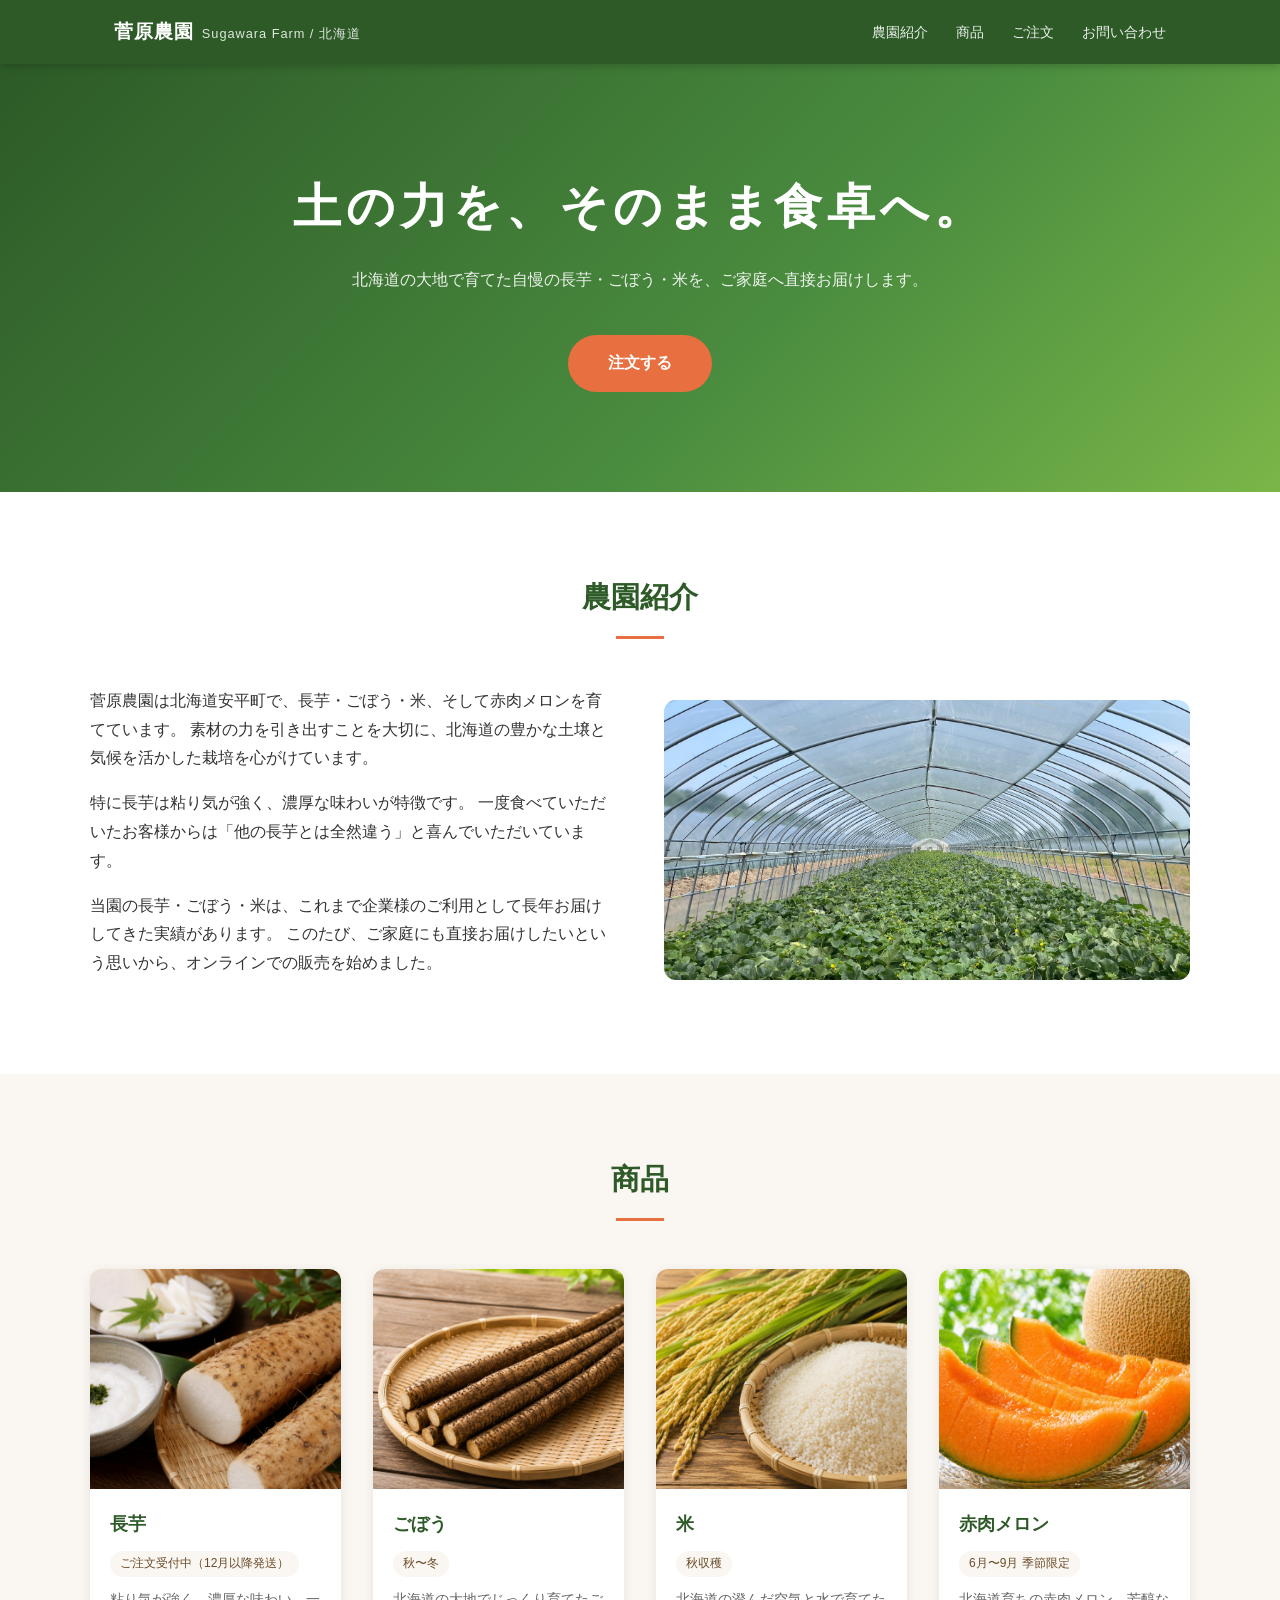
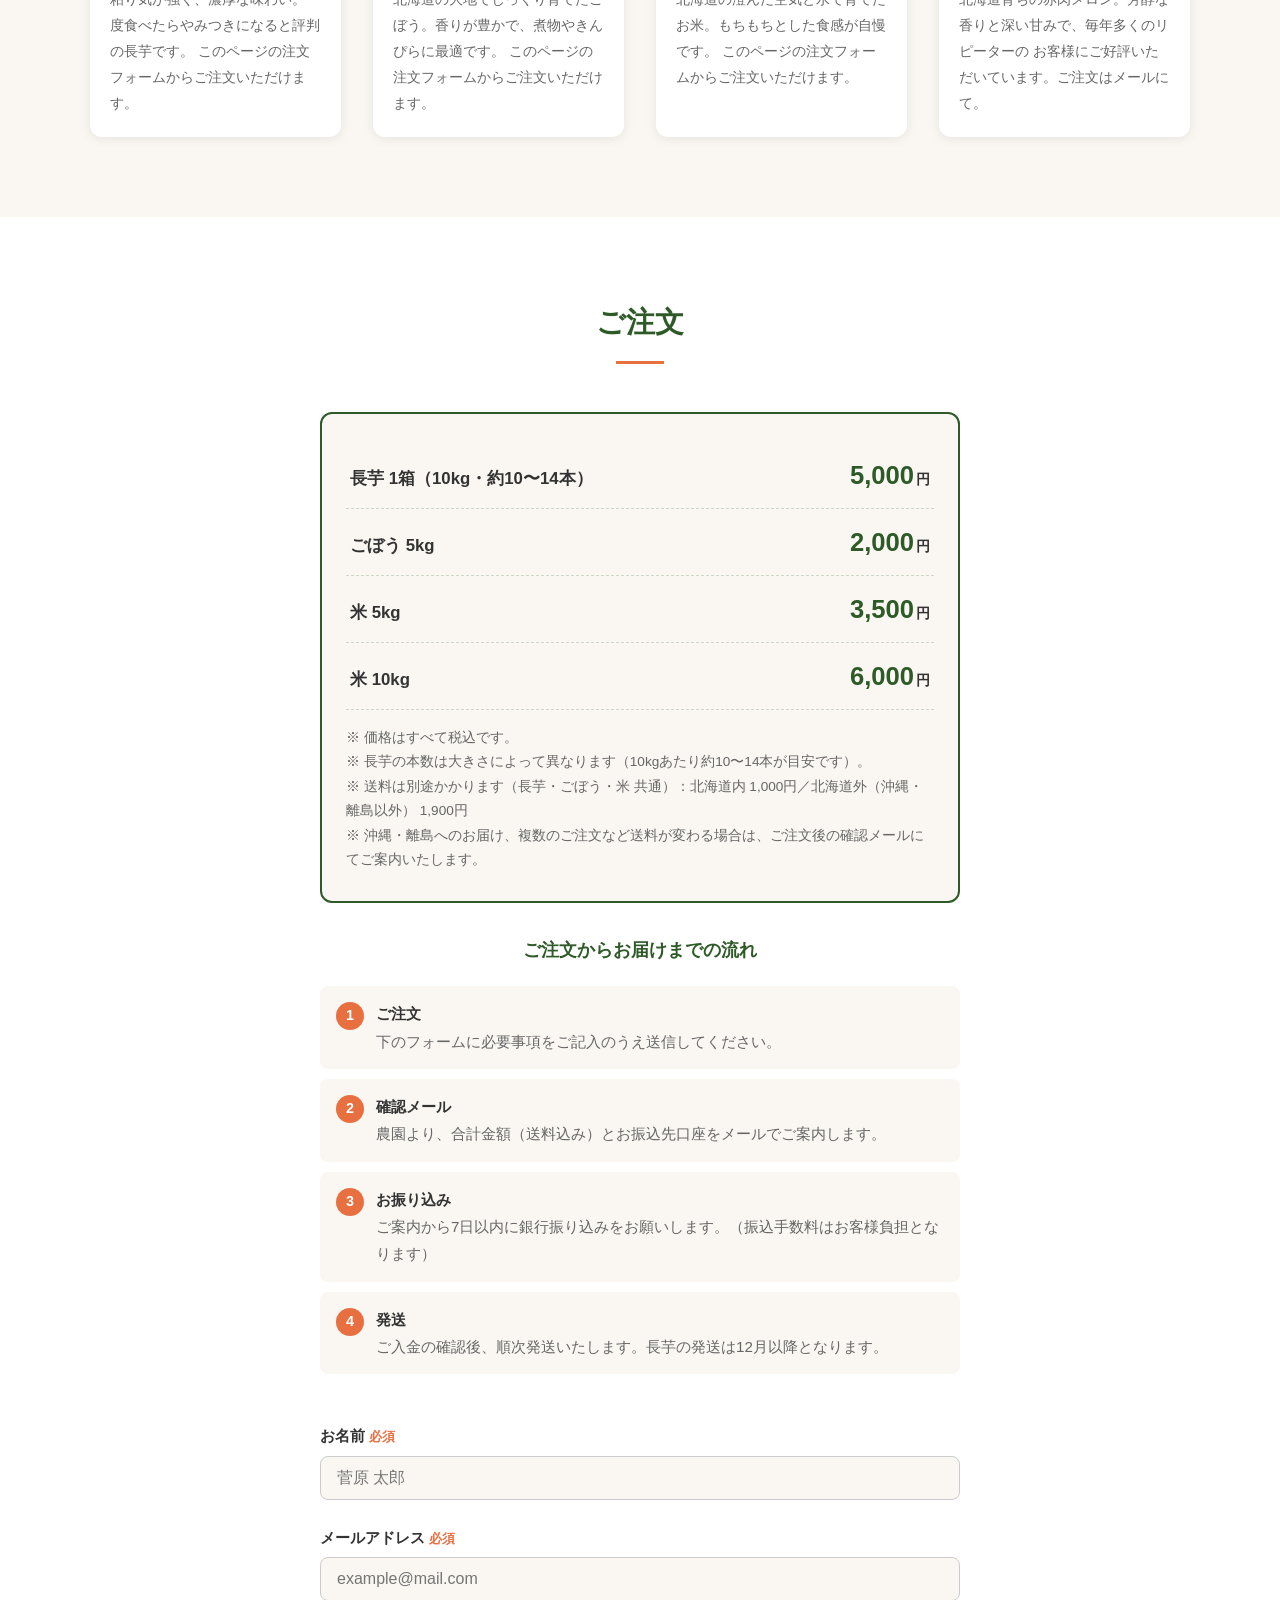
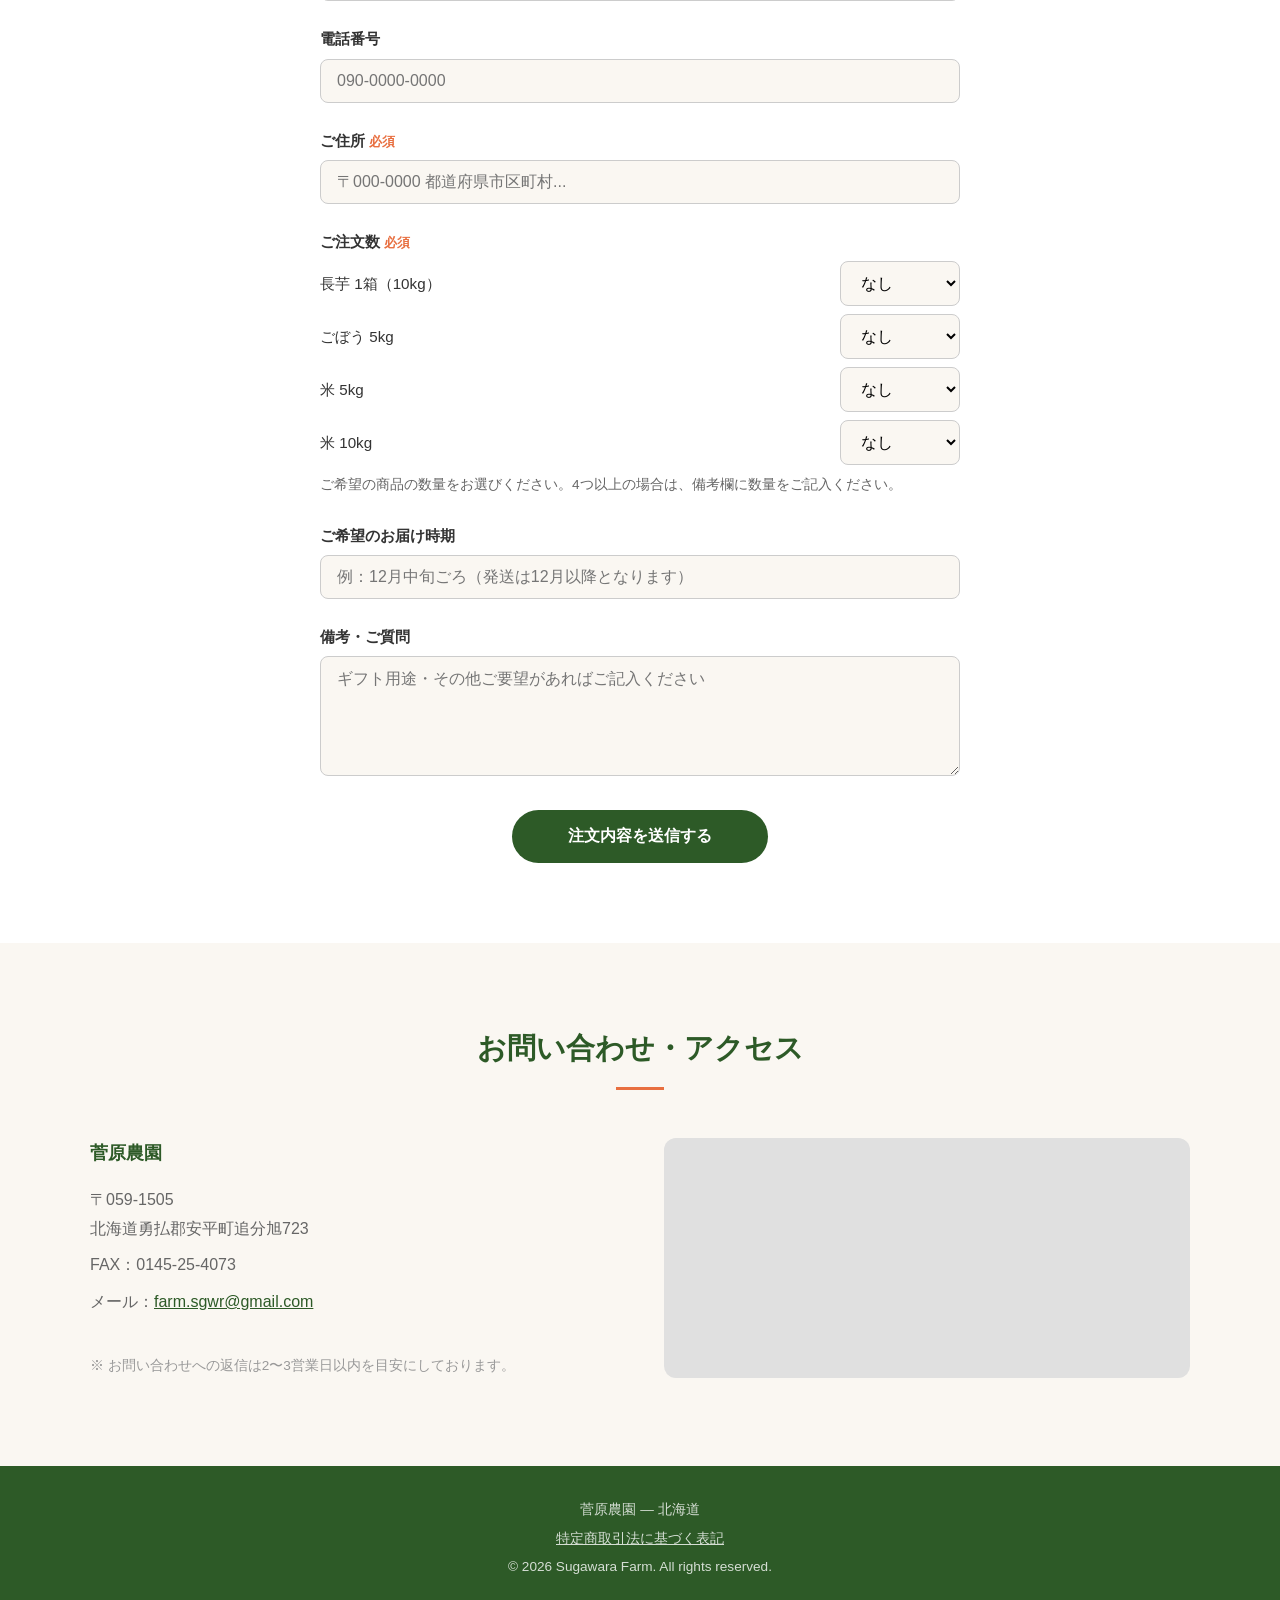
<file: index.html>
<!DOCTYPE html>
<html lang="ja">
<head>
  <meta charset="UTF-8">
  <meta name="viewport" content="width=device-width, initial-scale=1.0">
  <title>菅原農園 | 北海道安平町の長芋・ごぼう・米を産地直送</title>
  <meta name="description" content="北海道安平町の菅原農園。粘りの強い長芋、香り豊かなごぼう、お米を産地直送でお届けします。長芋・ごぼう・米はオンラインでご注文いただけます。季節限定の赤肉メロンも。">
  <link rel="stylesheet" href="css/style.css">
</head>
<body>

  <!-- ヘッダー -->
  <header>
    <div class="header-inner">
      <div class="logo">
        菅原農園<span>Sugawara Farm / 北海道</span>
      </div>
      <nav>
        <ul>
          <li><a href="#about">農園紹介</a></li>
          <li><a href="#products">商品</a></li>
          <li><a href="#order">ご注文</a></li>
          <li><a href="#contact">お問い合わせ</a></li>
        </ul>
      </nav>
    </div>
  </header>

  <!-- ヒーロー -->
  <section class="hero">
    <p class="hero-catchcopy">土の力を、そのまま食卓へ。</p>
    <p class="hero-sub">北海道の大地で育てた自慢の長芋・ごぼう・米を、ご家庭へ直接お届けします。</p>
    <a href="#order" class="hero-btn">注文する</a>
  </section>

  <!-- 農園紹介 -->
  <section id="about">
    <div class="section-inner">
      <h2 class="section-title">農園紹介</h2>
      <div class="about-grid">
        <div class="about-text">
          <p>
            菅原農園は北海道安平町で、長芋・ごぼう・米、そして赤肉メロンを育てています。
            素材の力を引き出すことを大切に、北海道の豊かな土壌と気候を活かした栽培を心がけています。
          </p>
          <p>
            特に長芋は粘り気が強く、濃厚な味わいが特徴です。
            一度食べていただいたお客様からは「他の長芋とは全然違う」と喜んでいただいています。
          </p>
          <p>
            当園の長芋・ごぼう・米は、これまで企業様のご利用として長年お届けしてきた実績があります。
            このたび、ご家庭にも直接お届けしたいという思いから、オンラインでの販売を始めました。
          </p>
        </div>
        <div class="about-img">
          <img src="images/farm.jpeg" alt="菅原農園のメロンハウス">
        </div>
      </div>
    </div>
  </section>

  <!-- 商品 -->
  <section id="products">
    <div class="section-inner">
      <h2 class="section-title">商品</h2>
      <div class="products-grid">

        <!-- 長芋 -->
        <div class="product-card">
          <div class="product-img nagaimo">
            <img src="images/nagaimo.png" alt="長芋">
          </div>
          <div class="product-body">
            <p class="product-name">長芋</p>
            <span class="product-season">ご注文受付中（12月以降発送）</span>
            <p class="product-desc">
              粘り気が強く、濃厚な味わい。一度食べたらやみつきになると評判の長芋です。
              このページの注文フォームからご注文いただけます。
            </p>
          </div>
        </div>

        <!-- ごぼう -->
        <div class="product-card">
          <div class="product-img gobo">
            <img src="images/gobou.png" alt="ごぼう">
          </div>
          <div class="product-body">
            <p class="product-name">ごぼう</p>
            <span class="product-season">秋〜冬</span>
            <p class="product-desc">
              北海道の大地でじっくり育てたごぼう。香りが豊かで、煮物やきんぴらに最適です。
              このページの注文フォームからご注文いただけます。
            </p>
          </div>
        </div>

        <!-- 米 -->
        <div class="product-card">
          <div class="product-img rice">
            <img src="images/kome.png" alt="米">
          </div>
          <div class="product-body">
            <p class="product-name">米</p>
            <span class="product-season">秋収穫</span>
            <p class="product-desc">
              北海道の澄んだ空気と水で育てたお米。もちもちとした食感が自慢です。
              このページの注文フォームからご注文いただけます。
            </p>
          </div>
        </div>

        <!-- メロン -->
        <div class="product-card">
          <div class="product-img melon">
            <img src="images/melon.png" alt="赤肉メロン">
          </div>
          <div class="product-body">
            <p class="product-name">赤肉メロン</p>
            <span class="product-season">6月〜9月 季節限定</span>
            <p class="product-desc">
              北海道育ちの赤肉メロン。芳醇な香りと深い甘みで、毎年多くのリピーターの
              お客様にご好評いただいています。ご注文はメールにて。
            </p>
          </div>
        </div>

      </div>
    </div>
  </section>

  <!-- 注文フォーム -->
  <section id="order">
    <div class="section-inner">
      <h2 class="section-title">ご注文</h2>

      <div class="price-box">
        <ul class="price-list">
          <li><span class="price-name">長芋 1箱（10kg・約10〜14本）</span><span class="price-amount">5,000<small>円</small></span></li>
          <li><span class="price-name">ごぼう 5kg</span><span class="price-amount">2,000<small>円</small></span></li>
          <li><span class="price-name">米 5kg</span><span class="price-amount">3,500<small>円</small></span></li>
          <li><span class="price-name">米 10kg</span><span class="price-amount">6,000<small>円</small></span></li>
        </ul>
        <p class="price-note">※ 価格はすべて税込です。<br>※ 長芋の本数は大きさによって異なります（10kgあたり約10〜14本が目安です）。<br>※ 送料は別途かかります（長芋・ごぼう・米 共通）：北海道内 1,000円／北海道外（沖縄・離島以外） 1,900円<br>※ 沖縄・離島へのお届け、複数のご注文など送料が変わる場合は、ご注文後の確認メールにてご案内いたします。</p>
      </div>

      <div class="order-flow">
        <h3>ご注文からお届けまでの流れ</h3>
        <ol>
          <li><strong>ご注文</strong><br>下のフォームに必要事項をご記入のうえ送信してください。</li>
          <li><strong>確認メール</strong><br>農園より、合計金額（送料込み）とお振込先口座をメールでご案内します。</li>
          <li><strong>お振り込み</strong><br>ご案内から7日以内に銀行振り込みをお願いします。（振込手数料はお客様負担となります）</li>
          <li><strong>発送</strong><br>ご入金の確認後、順次発送いたします。長芋の発送は12月以降となります。</li>
        </ol>
      </div>

      <!-- Formspree（無料）。送信内容は farm.sgwr@gmail.com に届きます -->
      <form class="order-form" action="https://formspree.io/f/mzdqyvvo" method="POST">

        <!-- 農園に届くメールの件名 -->
        <input type="hidden" name="_subject" value="【菅原農園】ご注文が届きました">

        <div class="form-group">
          <label>お名前<span class="required">必須</span></label>
          <input type="text" name="name" placeholder="菅原 太郎" required>
        </div>

        <div class="form-group">
          <label>メールアドレス<span class="required">必須</span></label>
          <input type="email" name="email" placeholder="example@mail.com" required>
        </div>

        <div class="form-group">
          <label>電話番号</label>
          <input type="tel" name="phone" placeholder="090-0000-0000">
        </div>

        <div class="form-group">
          <label>ご住所<span class="required">必須</span></label>
          <input type="text" name="address" placeholder="〒000-0000 都道府県市区町村..." required>
        </div>

        <div class="form-group">
          <label>ご注文数<span class="required">必須</span></label>
          <div class="qty-list">
            <div class="qty-row">
              <label for="qty-nagaimo">長芋 1箱（10kg）</label>
              <select id="qty-nagaimo" name="長芋 1箱（10kg）" class="qty-select">
              <option value="なし">なし</option>
              <option value="1箱">1箱</option>
              <option value="2箱">2箱</option>
              <option value="3箱">3箱</option>
              </select>
            </div>
            <div class="qty-row">
              <label for="qty-gobo">ごぼう 5kg</label>
              <select id="qty-gobo" name="ごぼう 5kg" class="qty-select">
              <option value="なし">なし</option>
              <option value="1つ">1つ</option>
              <option value="2つ">2つ</option>
              <option value="3つ">3つ</option>
              </select>
            </div>
            <div class="qty-row">
              <label for="qty-kome5">米 5kg</label>
              <select id="qty-kome5" name="米 5kg" class="qty-select">
              <option value="なし">なし</option>
              <option value="1つ">1つ</option>
              <option value="2つ">2つ</option>
              <option value="3つ">3つ</option>
              </select>
            </div>
            <div class="qty-row">
              <label for="qty-kome10">米 10kg</label>
              <select id="qty-kome10" name="米 10kg" class="qty-select">
              <option value="なし">なし</option>
              <option value="1つ">1つ</option>
              <option value="2つ">2つ</option>
              <option value="3つ">3つ</option>
              </select>
            </div>
          </div>
          <p class="qty-hint">ご希望の商品の数量をお選びください。4つ以上の場合は、備考欄に数量をご記入ください。</p>
        </div>

        <div class="form-group">
          <label>ご希望のお届け時期</label>
          <input type="text" name="delivery" placeholder="例：12月中旬ごろ（発送は12月以降となります）">
        </div>

        <div class="form-group">
          <label>備考・ご質問</label>
          <textarea name="message" placeholder="ギフト用途・その他ご要望があればご記入ください"></textarea>
        </div>

        <div class="form-submit">
          <button type="submit" class="submit-btn">注文内容を送信する</button>
        </div>

      </form>
    </div>
  </section>

  <!-- お問い合わせ・アクセス -->
  <section id="contact">
    <div class="section-inner">
      <h2 class="section-title">お問い合わせ・アクセス</h2>
      <div class="contact-grid">
        <div class="contact-info">
          <h3>菅原農園</h3>
          <p>〒059-1505<br>北海道勇払郡安平町追分旭723</p>
          <p>FAX：0145-25-4073</p>
          <p>メール：<a href="mailto:farm.sgwr@gmail.com">farm.sgwr@gmail.com</a></p>
          <br>
          <p style="color: #999; font-size: 0.85rem;">
            ※ お問い合わせへの返信は2〜3営業日以内を目安にしております。
          </p>
        </div>
        <div class="map-placeholder">
          <iframe src="https://maps.google.com/maps?q=北海道勇払郡安平町追分旭723&output=embed" width="100%" height="240" style="border:0; border-radius:12px;" allowfullscreen="" loading="lazy"></iframe>
        </div>
      </div>
    </div>
  </section>

  <!-- フッター -->
  <footer>
    <p>菅原農園 — 北海道</p>
    <p><a href="tokushoho.html" style="text-decoration: underline;">特定商取引法に基づく表記</a></p>
    <p>&copy; 2026 Sugawara Farm. All rights reserved.</p>
  </footer>

  <script>
    // ご注文数がすべて「なし」のまま送信されないようにする
    (function () {
      var form = document.querySelector('.order-form');
      if (!form) return;
      var selects = form.querySelectorAll('.qty-select');
      function check() {
        var any = Array.prototype.some.call(selects, function (s) { return s.value !== 'なし'; });
        selects[0].setCustomValidity(any ? '' : 'ご注文の商品を1つ以上お選びください');
      }
      Array.prototype.forEach.call(selects, function (s) { s.addEventListener('change', check); });
      check();
    })();
  </script>
</body>
</html>
</file>
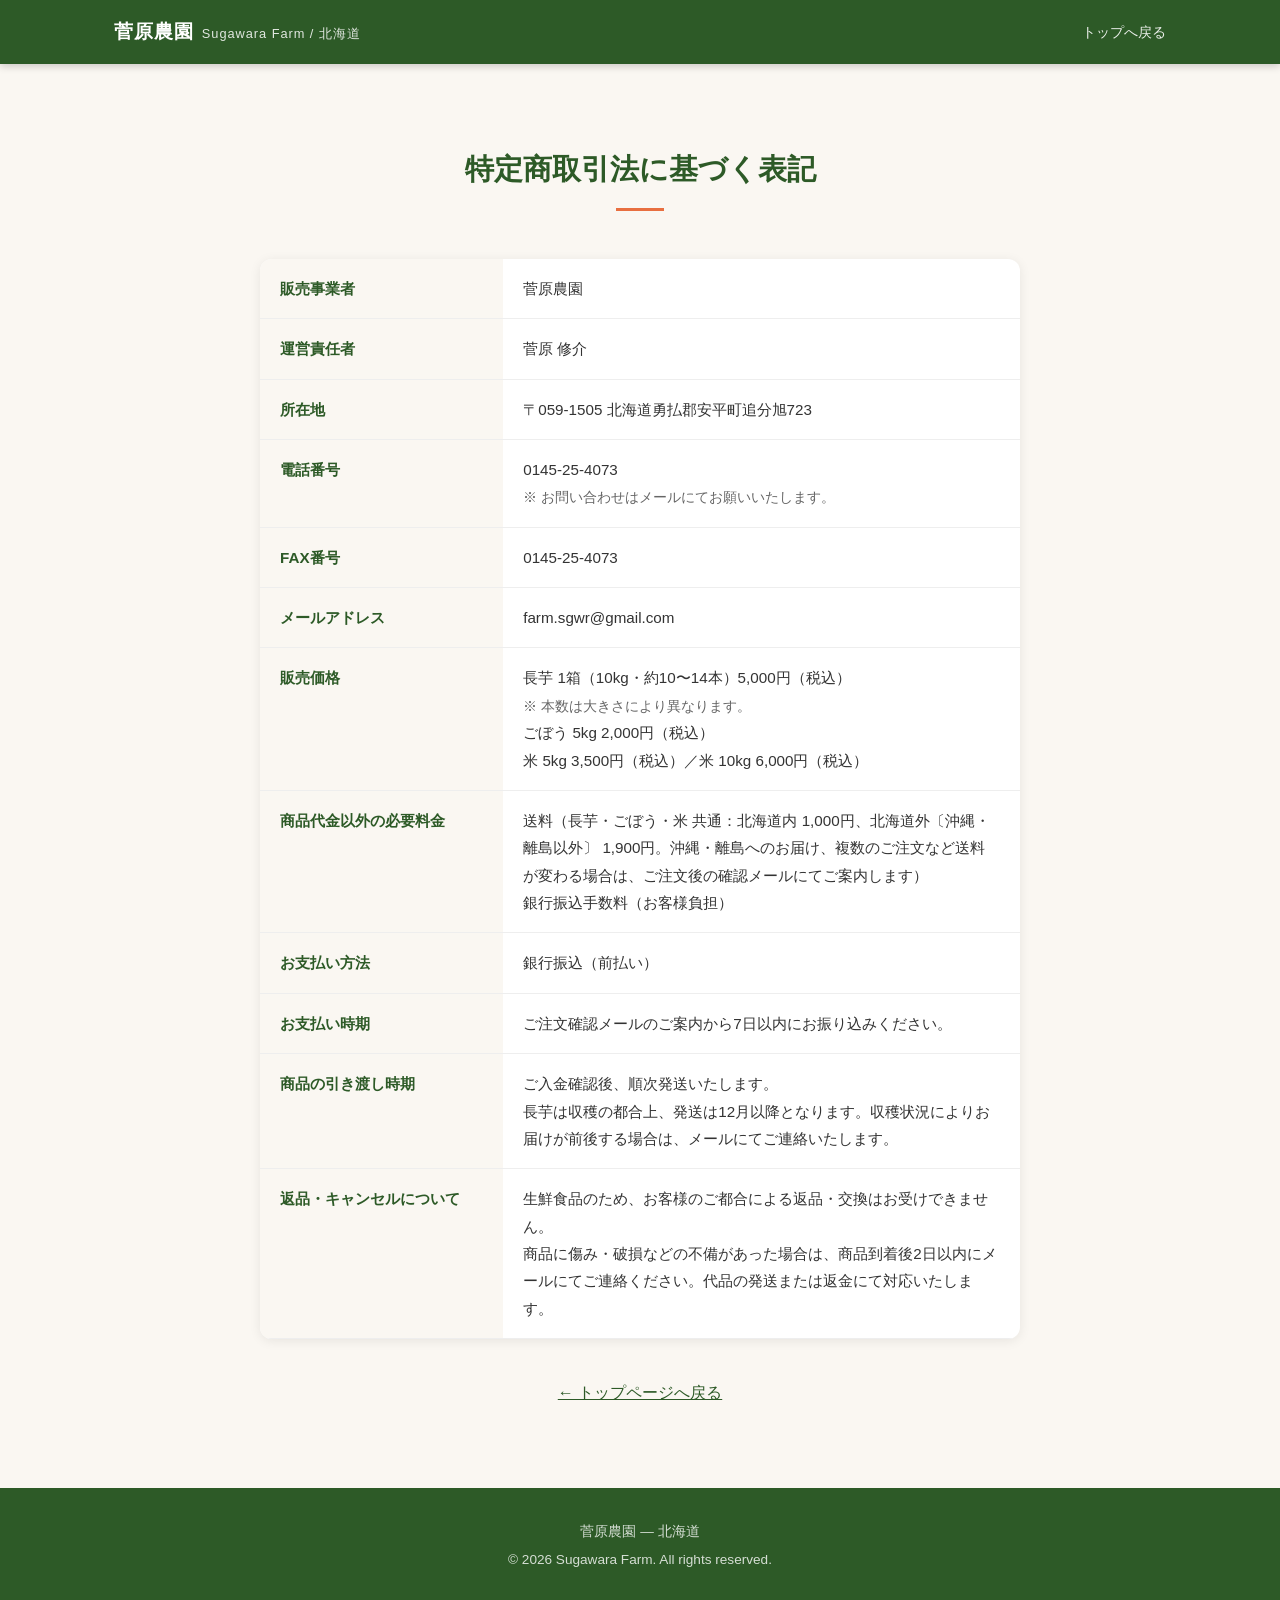
<file: tokushoho.html>
<!DOCTYPE html>
<html lang="ja">
<head>
  <meta charset="UTF-8">
  <meta name="viewport" content="width=device-width, initial-scale=1.0">
  <title>特定商取引法に基づく表記 | 菅原農園</title>
  <meta name="robots" content="noindex">
  <link rel="stylesheet" href="css/style.css">
</head>
<body>

  <!-- ヘッダー -->
  <header>
    <div class="header-inner">
      <div class="logo">
        菅原農園<span>Sugawara Farm / 北海道</span>
      </div>
      <nav>
        <ul>
          <li><a href="index.html">トップへ戻る</a></li>
        </ul>
      </nav>
    </div>
  </header>

  <section>
    <div class="section-inner">
      <h2 class="section-title">特定商取引法に基づく表記</h2>

      <table class="legal-table">
        <tr>
          <th>販売事業者</th>
          <td>菅原農園</td>
        </tr>
        <tr>
          <th>運営責任者</th>
          <td>菅原 修介</td>
        </tr>
        <tr>
          <th>所在地</th>
          <td>〒059-1505 北海道勇払郡安平町追分旭723</td>
        </tr>
        <tr>
          <th>電話番号</th>
          <td>0145-25-4073<br>
          <span class="legal-note">※ お問い合わせはメールにてお願いいたします。</span></td>
        </tr>
        <tr>
          <th>FAX番号</th>
          <td>0145-25-4073</td>
        </tr>
        <tr>
          <th>メールアドレス</th>
          <td>farm.sgwr@gmail.com</td>
        </tr>
        <tr>
          <th>販売価格</th>
          <td>長芋 1箱（10kg・約10〜14本）5,000円（税込）<br>
          <span class="legal-note">※ 本数は大きさにより異なります。</span><br>
          ごぼう 5kg 2,000円（税込）<br>
          米 5kg 3,500円（税込）／米 10kg 6,000円（税込）</td>
        </tr>
        <tr>
          <th>商品代金以外の必要料金</th>
          <td>送料（長芋・ごぼう・米 共通：北海道内 1,000円、北海道外〔沖縄・離島以外〕 1,900円。沖縄・離島へのお届け、複数のご注文など送料が変わる場合は、ご注文後の確認メールにてご案内します）<br>
          銀行振込手数料（お客様負担）</td>
        </tr>
        <tr>
          <th>お支払い方法</th>
          <td>銀行振込（前払い）</td>
        </tr>
        <tr>
          <th>お支払い時期</th>
          <td>ご注文確認メールのご案内から7日以内にお振り込みください。</td>
        </tr>
        <tr>
          <th>商品の引き渡し時期</th>
          <td>ご入金確認後、順次発送いたします。<br>
          長芋は収穫の都合上、発送は12月以降となります。収穫状況によりお届けが前後する場合は、メールにてご連絡いたします。</td>
        </tr>
        <tr>
          <th>返品・キャンセルについて</th>
          <td>生鮮食品のため、お客様のご都合による返品・交換はお受けできません。<br>
          商品に傷み・破損などの不備があった場合は、商品到着後2日以内にメールにてご連絡ください。代品の発送または返金にて対応いたします。</td>
        </tr>
      </table>

      <p class="legal-back"><a href="index.html">← トップページへ戻る</a></p>
    </div>
  </section>

  <!-- フッター -->
  <footer>
    <p>菅原農園 — 北海道</p>
    <p>&copy; 2026 Sugawara Farm. All rights reserved.</p>
  </footer>

</body>
</html>
</file>
<file: css/style.css>
/* ===========================
   菅原農園 - スタイルシート
   =========================== */

/* リセット・基本設定 */
*, *::before, *::after {
  box-sizing: border-box;
  margin: 0;
  padding: 0;
}

:root {
  --green:      #2D5A27;
  --green-light:#4A8C3F;
  --brown:      #6B4C2A;
  --accent:     #E86F40;
  --bg:         #FAF7F2;
  --white:      #FFFFFF;
  --text:       #333333;
  --text-light: #666666;
}

html {
  scroll-behavior: smooth;
}

body {
  font-family: 'Hiragino Kaku Gothic ProN', 'Noto Sans JP', sans-serif;
  background-color: var(--bg);
  color: var(--text);
  line-height: 1.8;
}

img {
  max-width: 100%;
  height: auto;
  display: block;
}

a {
  color: inherit;
  text-decoration: none;
}

/* ===========================
   ヘッダー・ナビ
   =========================== */
header {
  background-color: var(--green);
  position: sticky;
  top: 0;
  z-index: 100;
  box-shadow: 0 2px 8px rgba(0,0,0,0.2);
}

.header-inner {
  max-width: 1100px;
  margin: 0 auto;
  padding: 0 24px;
  display: flex;
  align-items: center;
  justify-content: space-between;
  height: 64px;
}

.logo {
  color: var(--white);
  font-size: 1.2rem;
  font-weight: bold;
  letter-spacing: 0.05em;
}

.logo span {
  font-size: 0.8rem;
  font-weight: normal;
  margin-left: 8px;
  opacity: 0.85;
}

nav ul {
  list-style: none;
  display: flex;
  gap: 28px;
}

nav a {
  color: var(--white);
  font-size: 0.9rem;
  opacity: 0.9;
  transition: opacity 0.2s;
}

nav a:hover {
  opacity: 1;
  border-bottom: 2px solid var(--accent);
}

/* ===========================
   ヒーローセクション
   =========================== */
.hero {
  background: linear-gradient(135deg, var(--green) 0%, var(--green-light) 60%, #7AB648 100%);
  color: var(--white);
  text-align: center;
  padding: 100px 24px;
}

.hero-catchcopy {
  font-size: clamp(1.8rem, 4vw, 3rem);
  font-weight: bold;
  letter-spacing: 0.1em;
  margin-bottom: 16px;
}

.hero-sub {
  font-size: 1rem;
  opacity: 0.9;
  margin-bottom: 40px;
}

.hero-btn {
  display: inline-block;
  background-color: var(--accent);
  color: var(--white);
  padding: 14px 40px;
  border-radius: 40px;
  font-size: 1rem;
  font-weight: bold;
  transition: background-color 0.2s, transform 0.2s;
}

.hero-btn:hover {
  background-color: #d45e30;
  transform: translateY(-2px);
}

/* ===========================
   セクション共通
   =========================== */
section {
  padding: 80px 24px;
}

.section-inner {
  max-width: 1100px;
  margin: 0 auto;
}

.section-title {
  font-size: 1.8rem;
  font-weight: bold;
  color: var(--green);
  text-align: center;
  margin-bottom: 8px;
}

.section-title::after {
  content: '';
  display: block;
  width: 48px;
  height: 3px;
  background-color: var(--accent);
  margin: 12px auto 48px;
}

/* ===========================
   農園紹介
   =========================== */
#about {
  background-color: var(--white);
}

.about-grid {
  display: grid;
  grid-template-columns: 1fr 1fr;
  gap: 48px;
  align-items: center;
}

.about-text p {
  margin-bottom: 16px;
  color: var(--text);
}

.about-img {
  background-color: #e8e8e8;
  border-radius: 12px;
  height: 280px;
  display: flex;
  align-items: center;
  justify-content: center;
  color: var(--text-light);
  font-size: 0.9rem;
  overflow: hidden;
}

.about-img img {
  width: 100%;
  height: 100%;
  object-fit: cover;
}

/* ===========================
   商品
   =========================== */
#products {
  background-color: var(--bg);
}

.products-grid {
  display: grid;
  grid-template-columns: repeat(4, 1fr);
  gap: 32px;
}

@media (max-width: 900px) {
  .products-grid {
    grid-template-columns: repeat(2, 1fr);
  }
}

@media (max-width: 480px) {
  .products-grid {
    grid-template-columns: 1fr;
  }
}

.product-card {
  background-color: var(--white);
  border-radius: 12px;
  overflow: hidden;
  box-shadow: 0 2px 12px rgba(0,0,0,0.08);
  transition: transform 0.2s, box-shadow 0.2s;
}

.product-card:hover {
  transform: translateY(-4px);
  box-shadow: 0 8px 24px rgba(0,0,0,0.12);
}

.product-img {
  background-color: #e8e8e8;
  height: 220px;
  overflow: hidden;
  position: relative;
}

.product-img img {
  position: absolute;
  top: 0;
  left: 0;
  width: 100%;
  height: 100%;
  object-fit: cover;
  object-position: center;
}

.product-img.melon   { background-color: #fde8dc; }
.product-img.nagaimo { background-color: #e8eedc; }
.product-img.gobo    { background-color: #ede4d4; }
.product-img.rice    { background-color: #fdf6dc; }

.product-body {
  padding: 20px;
}

.product-name {
  font-size: 1.1rem;
  font-weight: bold;
  color: var(--green);
  margin-bottom: 8px;
}

.product-season {
  display: inline-block;
  background-color: var(--bg);
  color: var(--brown);
  font-size: 0.75rem;
  padding: 2px 10px;
  border-radius: 20px;
  margin-bottom: 10px;
}

.product-desc {
  font-size: 0.9rem;
  color: var(--text-light);
}

/* ===========================
   注文フォーム
   =========================== */
#order {
  background-color: var(--white);
}

/* 価格表示 */
.price-box {
  max-width: 640px;
  margin: 0 auto 32px;
  background-color: var(--bg);
  border: 2px solid var(--green);
  border-radius: 12px;
  padding: 28px 24px;
  text-align: center;
}

.price-item {
  font-size: 1.1rem;
  font-weight: bold;
  color: var(--text);
  margin-bottom: 4px;
}

.price-value {
  font-size: 2.4rem;
  font-weight: bold;
  color: var(--green);
  line-height: 1.3;
  margin-bottom: 12px;
}

.price-value span {
  font-size: 1rem;
  color: var(--text);
  margin-left: 4px;
}

.price-note {
  font-size: 0.85rem;
  color: var(--text-light);
  text-align: left;
}

.price-list {
  list-style: none;
  margin-bottom: 16px;
}

.price-list li {
  display: flex;
  justify-content: space-between;
  align-items: baseline;
  gap: 12px;
  padding: 10px 4px;
  border-bottom: 1px dashed #cfd8c8;
  text-align: left;
}

.price-name {
  font-size: 1.05rem;
  font-weight: bold;
  color: var(--text);
}

.price-amount {
  font-size: 1.6rem;
  font-weight: bold;
  color: var(--green);
  white-space: nowrap;
}

.price-amount small {
  font-size: 0.9rem;
  color: var(--text);
  margin-left: 2px;
}

/* 注文数（商品ごと） */
.qty-row {
  display: flex;
  align-items: center;
  justify-content: space-between;
  gap: 12px;
  margin-bottom: 8px;
}

.form-group .qty-row label {
  margin-bottom: 0;
  font-weight: normal;
}

.form-group .qty-row select {
  width: 120px;
  flex-shrink: 0;
}

.qty-hint {
  font-size: 0.85rem;
  color: var(--text-light);
}

/* 注文の流れ */
.order-flow {
  max-width: 640px;
  margin: 0 auto 48px;
}

.order-flow h3 {
  font-size: 1.1rem;
  color: var(--green);
  text-align: center;
  margin-bottom: 20px;
}

.order-flow ol {
  list-style: none;
  counter-reset: flow;
}

.order-flow li {
  counter-increment: flow;
  position: relative;
  padding: 14px 16px 14px 56px;
  background-color: var(--bg);
  border-radius: 8px;
  margin-bottom: 10px;
  font-size: 0.95rem;
  color: var(--text-light);
}

.order-flow li strong {
  color: var(--text);
}

.order-flow li::before {
  content: counter(flow);
  position: absolute;
  left: 16px;
  top: 16px;
  width: 28px;
  height: 28px;
  background-color: var(--accent);
  color: var(--white);
  border-radius: 50%;
  display: flex;
  align-items: center;
  justify-content: center;
  font-weight: bold;
  font-size: 0.9rem;
}

.order-note {
  text-align: center;
  color: var(--text-light);
  margin-bottom: 40px;
  font-size: 0.95rem;
}

.order-form {
  max-width: 640px;
  margin: 0 auto;
}

.form-group {
  margin-bottom: 24px;
}

.form-group label {
  display: block;
  font-weight: bold;
  margin-bottom: 6px;
  color: var(--text);
  font-size: 0.95rem;
}

.form-group label .required {
  color: var(--accent);
  margin-left: 4px;
  font-size: 0.8rem;
}

.form-group input,
.form-group select,
.form-group textarea {
  width: 100%;
  padding: 12px 16px;
  border: 1px solid #ccc;
  border-radius: 8px;
  font-size: 1rem;
  font-family: inherit;
  background-color: var(--bg);
  transition: border-color 0.2s;
}

.form-group input:focus,
.form-group select:focus,
.form-group textarea:focus {
  outline: none;
  border-color: var(--green);
}

.form-group textarea {
  height: 120px;
  resize: vertical;
}

.form-submit {
  text-align: center;
}

.submit-btn {
  background-color: var(--green);
  color: var(--white);
  border: none;
  padding: 16px 56px;
  border-radius: 40px;
  font-size: 1rem;
  font-weight: bold;
  cursor: pointer;
  transition: background-color 0.2s, transform 0.2s;
}

.submit-btn:hover {
  background-color: var(--green-light);
  transform: translateY(-2px);
}

/* ===========================
   お問い合わせ・アクセス
   =========================== */
#contact {
  background-color: var(--bg);
}

.contact-grid {
  display: grid;
  grid-template-columns: 1fr 1fr;
  gap: 48px;
}

.contact-info h3 {
  font-size: 1.1rem;
  color: var(--green);
  margin-bottom: 16px;
}

.contact-info p {
  color: var(--text-light);
  margin-bottom: 8px;
}

.contact-info a {
  color: var(--green);
  text-decoration: underline;
}

.map-placeholder {
  background-color: #e0e0e0;
  border-radius: 12px;
  height: 240px;
  display: flex;
  align-items: center;
  justify-content: center;
  color: var(--text-light);
  font-size: 0.9rem;
}

/* ===========================
   特定商取引法ページ
   =========================== */
.legal-table {
  width: 100%;
  max-width: 760px;
  margin: 0 auto;
  border-collapse: collapse;
  background-color: var(--white);
  border-radius: 12px;
  overflow: hidden;
  box-shadow: 0 2px 12px rgba(0,0,0,0.08);
}

.legal-table th,
.legal-table td {
  padding: 16px 20px;
  border-bottom: 1px solid #eee;
  text-align: left;
  font-size: 0.95rem;
  vertical-align: top;
}

.legal-table th {
  background-color: var(--bg);
  color: var(--green);
  font-weight: bold;
  width: 32%;
  white-space: nowrap;
}

@media (max-width: 600px) {
  .legal-table th,
  .legal-table td {
    display: block;
    width: 100%;
  }

  .legal-table th {
    border-bottom: none;
    padding-bottom: 4px;
  }
}

.legal-note {
  font-size: 0.85rem;
  color: var(--text-light);
}

.legal-back {
  text-align: center;
  margin-top: 40px;
}

.legal-back a {
  color: var(--green);
  text-decoration: underline;
}

/* ===========================
   フッター
   =========================== */
footer {
  background-color: var(--green);
  color: var(--white);
  text-align: center;
  padding: 32px 24px;
}

footer p {
  opacity: 0.8;
  font-size: 0.85rem;
  margin-bottom: 4px;
}

/* ===========================
   レスポンシブ
   =========================== */
@media (max-width: 768px) {
  nav ul {
    gap: 16px;
  }

  .about-grid,
  .contact-grid {
    grid-template-columns: 1fr;
  }

  .about-img {
    height: 200px;
  }

  .hero {
    padding: 72px 24px;
  }
}

@media (max-width: 480px) {
  .header-inner {
    flex-direction: column;
    height: auto;
    padding: 10px 16px;
    gap: 8px;
  }

  .logo {
    font-size: 1rem;
  }

  .logo span {
    display: none;
  }

  nav ul {
    gap: 16px;
  }

  nav a {
    font-size: 0.85rem;
  }
}
</file>
